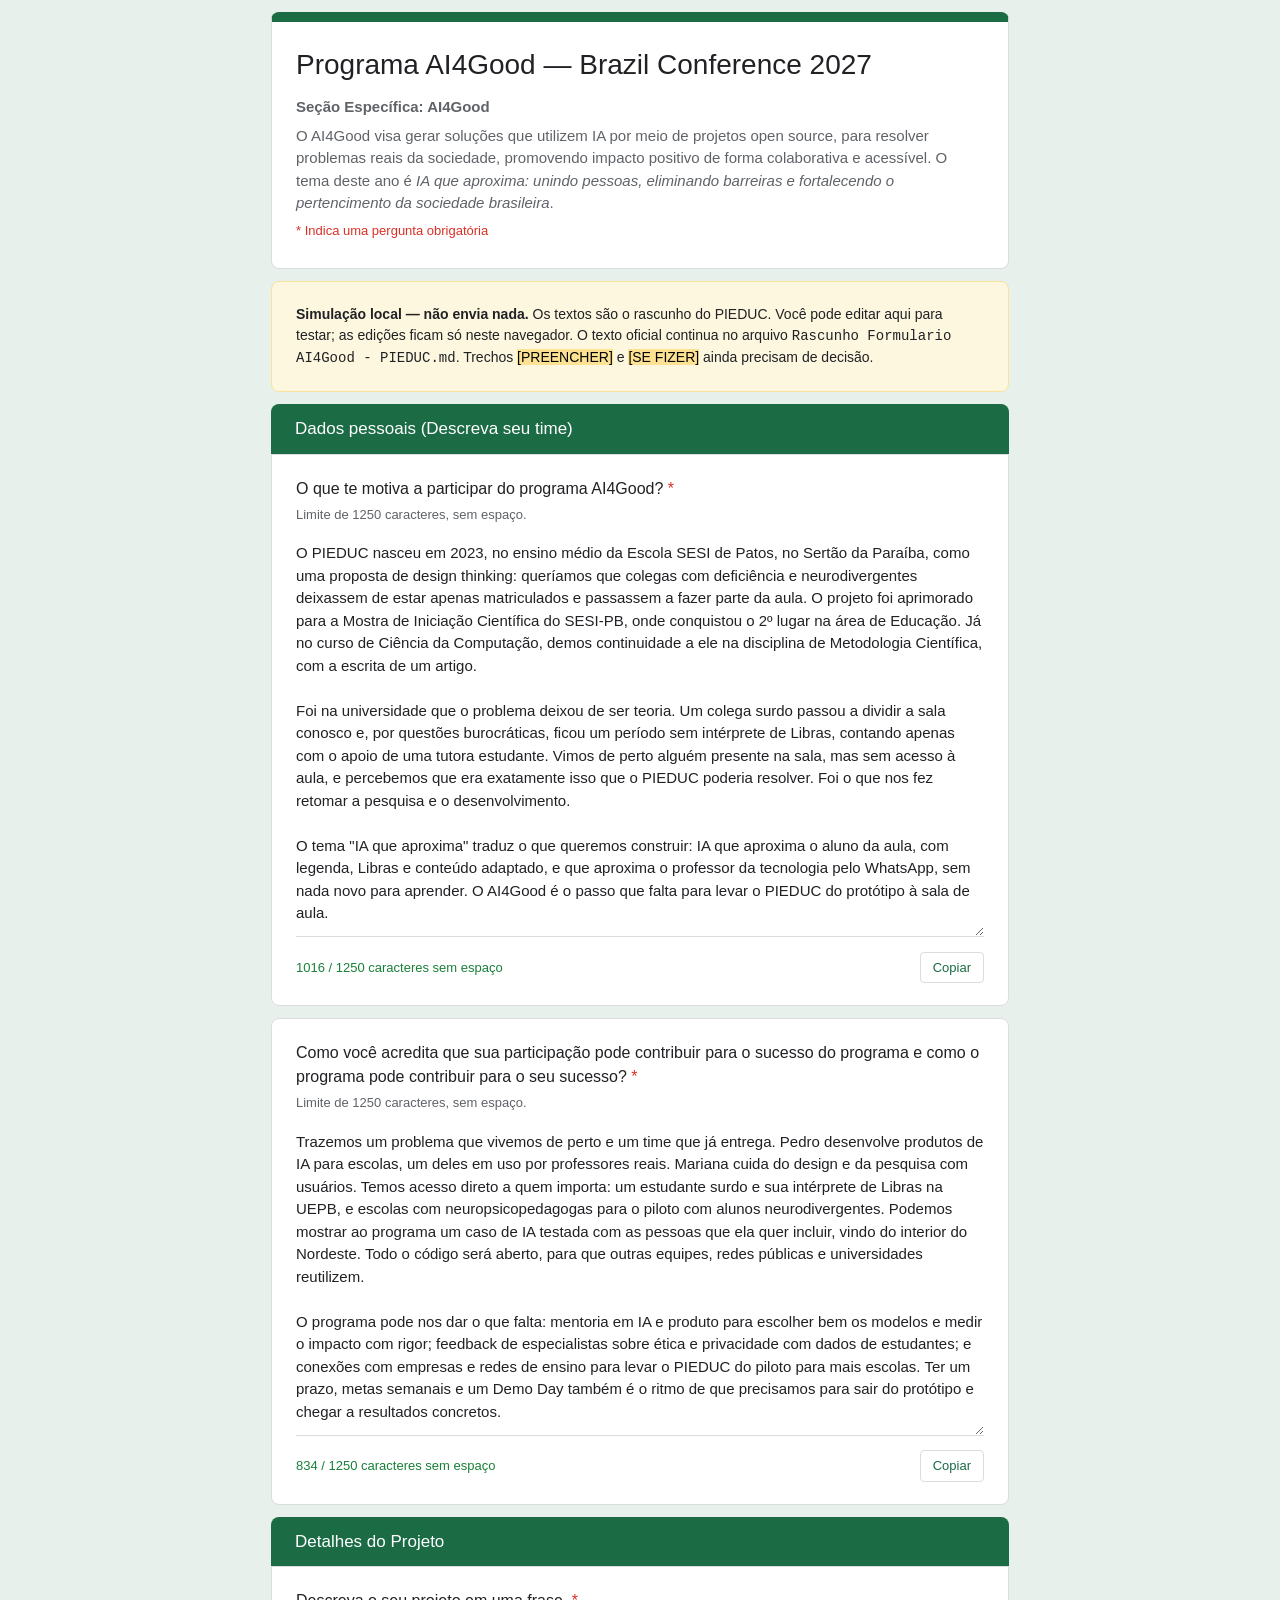
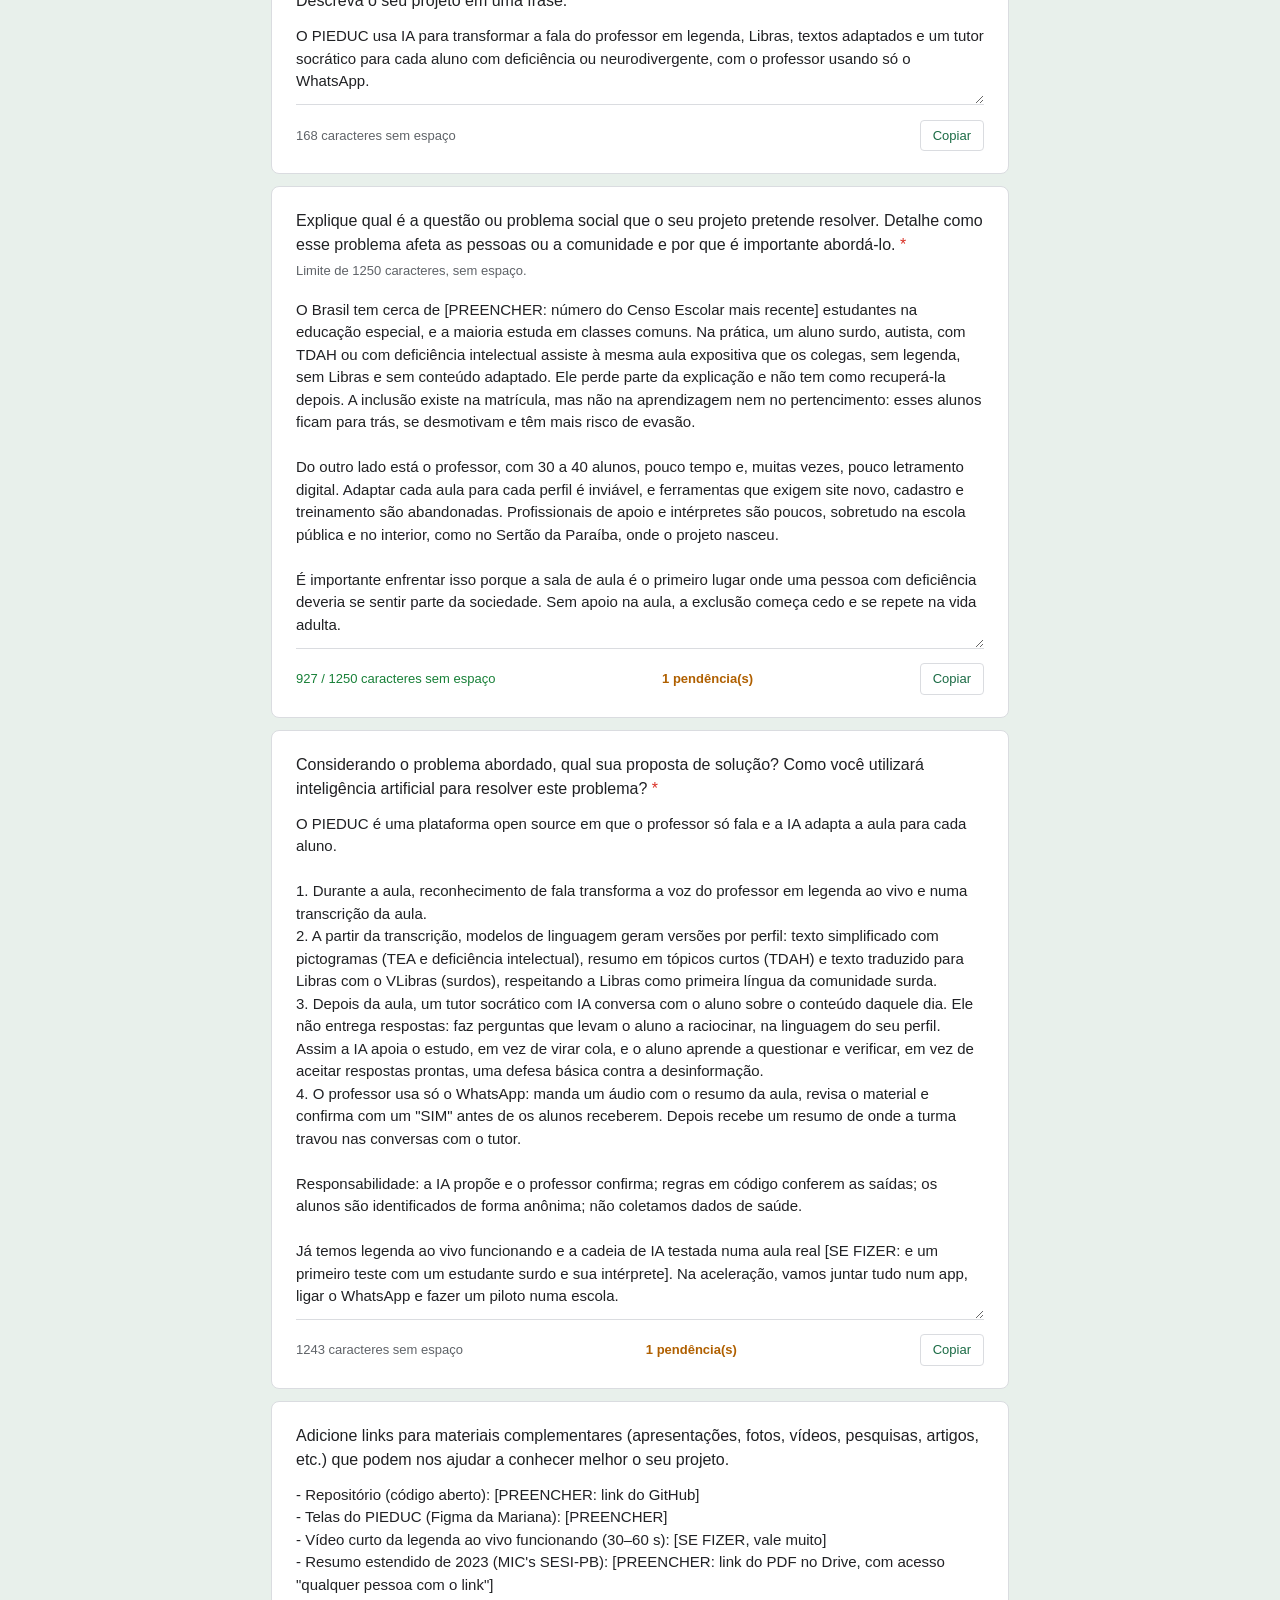
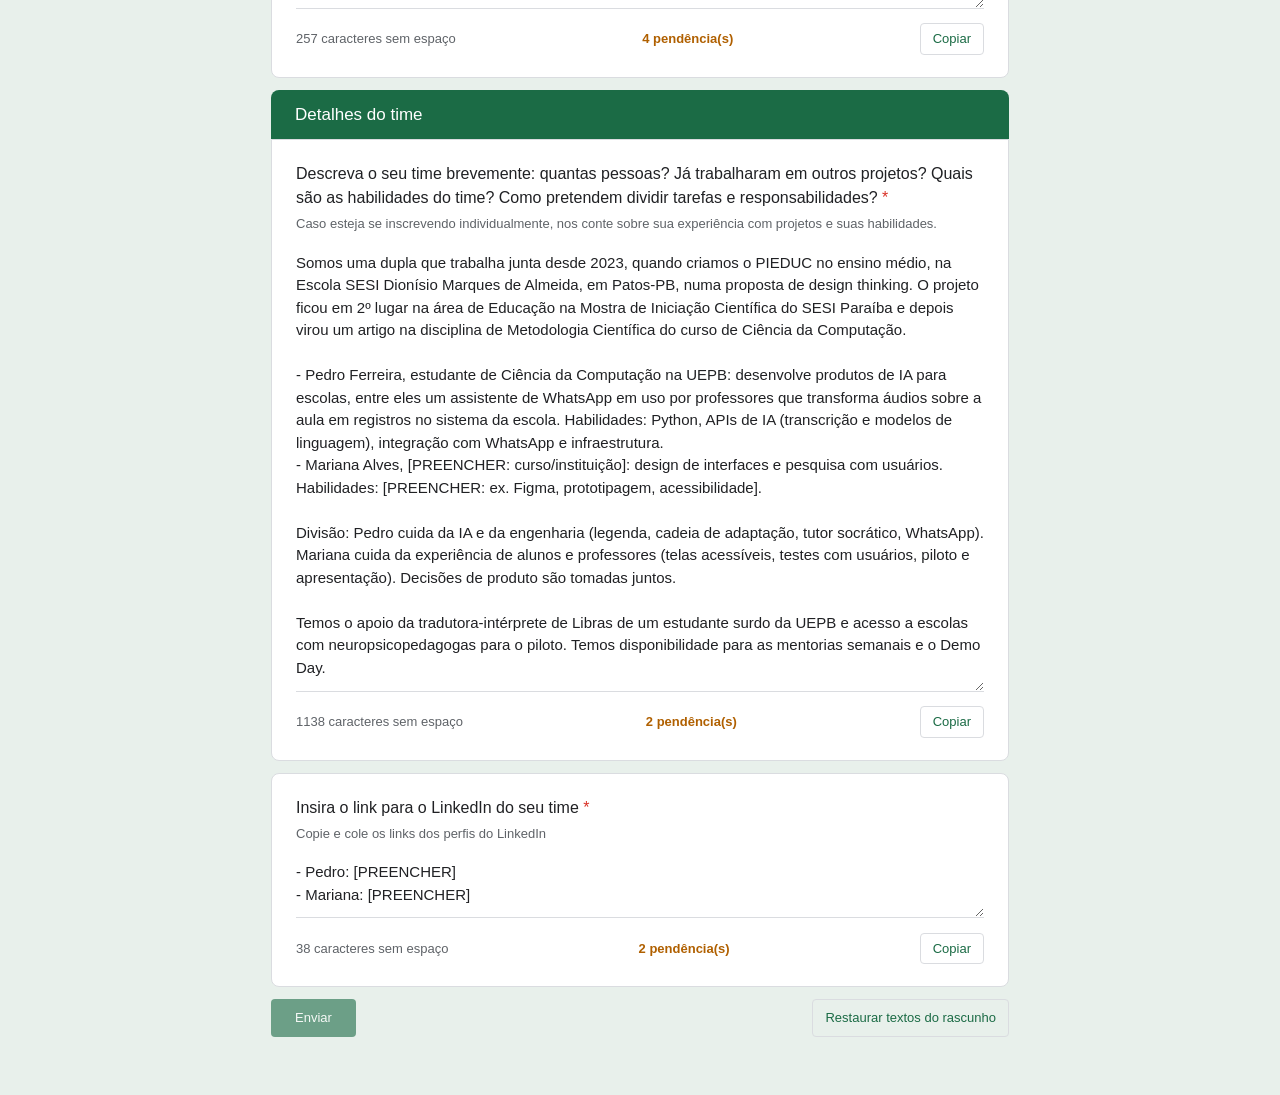
<file: Simulacao Formulario - PIEDUC.html>
<!doctype html>
<html lang="pt-BR">
<head>
<meta charset="utf-8">
<meta name="viewport" content="width=device-width, initial-scale=1">
<title>Simulação do formulário — PIEDUC</title>
<style>
  :root { --roxo:#1b6b45; --fundo:#e8f0eb; --card:#fff; --texto:#202124; --sub:#5f6368; --borda:#dadce0; --erro:#d93025; --ok:#188038; --pend:#fef7e0; }
  * { box-sizing:border-box; }
  body { margin:0; background:var(--fundo); color:var(--texto); font:15px/1.5 Roboto, Arial, sans-serif; }
  .wrap { max-width:770px; margin:12px auto 60px; padding:0 16px; }
  .card { background:var(--card); border:1px solid var(--borda); border-radius:8px; padding:22px 24px; margin-bottom:12px; }
  .topo { border-top:10px solid var(--roxo); }
  .topo h1 { font-size:28px; font-weight:400; margin:0 0 10px; }
  .topo p { margin:6px 0; color:var(--sub); }
  .aviso { background:var(--pend); border-color:#f9e29c; font-size:14px; }
  .secao { background:var(--roxo); color:#fff; border:none; padding:12px 24px; font-size:17px; border-radius:8px 8px 0 0; margin-bottom:0; }
  .secao + .card { border-top-left-radius:0; border-top-right-radius:0; }
  .q { font-size:16px; margin:0 0 4px; }
  .q .ast { color:var(--erro); }
  .ajuda { color:var(--sub); font-size:13px; margin:0 0 10px; }
  textarea { width:100%; border:none; border-bottom:1px solid var(--borda); font:inherit; padding:8px 0; resize:vertical; min-height:60px; outline:none; background:transparent; color:inherit; }
  textarea:focus { border-bottom:2px solid var(--roxo); }
  .rodape { display:flex; justify-content:space-between; align-items:center; gap:12px; margin-top:8px; font-size:13px; color:var(--sub); flex-wrap:wrap; }
  .cont.estourou { color:var(--erro); font-weight:bold; }
  .cont.ok { color:var(--ok); }
  .pendente { color:#b06000; font-weight:bold; }
  button { background:none; border:1px solid var(--borda); border-radius:4px; padding:5px 12px; font:inherit; font-size:13px; color:var(--roxo); cursor:pointer; }
  button:hover { background:#f1f3f4; }
  .acoes { display:flex; gap:8px; justify-content:space-between; flex-wrap:wrap; }
  .falso { background:var(--roxo); color:#fff; border:none; padding:9px 24px; cursor:not-allowed; opacity:.6; }
  mark { background:#fde293; }
</style>
</head>
<body>
<div class="wrap">
  <div class="card topo">
    <h1>Programa AI4Good — Brazil Conference 2027</h1>
    <p><strong>Seção Específica: AI4Good</strong></p>
    <p>O AI4Good visa gerar soluções que utilizem IA por meio de projetos open source, para resolver problemas reais da sociedade, promovendo impacto positivo de forma colaborativa e acessível. O tema deste ano é <em>IA que aproxima: unindo pessoas, eliminando barreiras e fortalecendo o pertencimento da sociedade brasileira</em>.</p>
    <p style="color:var(--erro);font-size:13px">* Indica uma pergunta obrigatória</p>
  </div>
  <div class="card aviso">
    <strong>Simulação local — não envia nada.</strong> Os textos são o rascunho do PIEDUC. Você pode editar aqui para testar; as edições ficam só neste navegador. O texto oficial continua no arquivo <code>Rascunho Formulario AI4Good - PIEDUC.md</code>.
    Trechos <mark>[PREENCHER]</mark> e <mark>[SE FIZER]</mark> ainda precisam de decisão.
  </div>
  <div id="campos"></div>
  <div class="acoes">
    <button class="falso" disabled>Enviar</button>
    <button id="restaurar">Restaurar textos do rascunho</button>
  </div>
</div>
<script>
const CAMPOS = [{"secao": "Dados pessoais (Descreva seu time)"}, {"q": "O que te motiva a participar do programa AI4Good?", "obrig": true, "limite": 1250, "texto": "O PIEDUC nasceu em 2023, no ensino médio da Escola SESI de Patos, no Sertão da Paraíba, como uma proposta de design thinking: queríamos que colegas com deficiência e neurodivergentes deixassem de estar apenas matriculados e passassem a fazer parte da aula. O projeto foi aprimorado para a Mostra de Iniciação Científica do SESI-PB, onde conquistou o 2º lugar na área de Educação. Já no curso de Ciência da Computação, demos continuidade a ele na disciplina de Metodologia Científica, com a escrita de um artigo.\n\nFoi na universidade que o problema deixou de ser teoria. Um colega surdo passou a dividir a sala conosco e, por questões burocráticas, ficou um período sem intérprete de Libras, contando apenas com o apoio de uma tutora estudante. Vimos de perto alguém presente na sala, mas sem acesso à aula, e percebemos que era exatamente isso que o PIEDUC poderia resolver. Foi o que nos fez retomar a pesquisa e o desenvolvimento.\n\nO tema \"IA que aproxima\" traduz o que queremos construir: IA que aproxima o aluno da aula, com legenda, Libras e conteúdo adaptado, e que aproxima o professor da tecnologia pelo WhatsApp, sem nada novo para aprender. O AI4Good é o passo que falta para levar o PIEDUC do protótipo à sala de aula."}, {"q": "Como você acredita que sua participação pode contribuir para o sucesso do programa e como o programa pode contribuir para o seu sucesso?", "obrig": true, "limite": 1250, "texto": "Trazemos um problema que vivemos de perto e um time que já entrega. Pedro desenvolve produtos de IA para escolas, um deles em uso por professores reais. Mariana cuida do design e da pesquisa com usuários. Temos acesso direto a quem importa: um estudante surdo e sua intérprete de Libras na UEPB, e escolas com neuropsicopedagogas para o piloto com alunos neurodivergentes. Podemos mostrar ao programa um caso de IA testada com as pessoas que ela quer incluir, vindo do interior do Nordeste. Todo o código será aberto, para que outras equipes, redes públicas e universidades reutilizem.\n\nO programa pode nos dar o que falta: mentoria em IA e produto para escolher bem os modelos e medir o impacto com rigor; feedback de especialistas sobre ética e privacidade com dados de estudantes; e conexões com empresas e redes de ensino para levar o PIEDUC do piloto para mais escolas. Ter um prazo, metas semanais e um Demo Day também é o ritmo de que precisamos para sair do protótipo e chegar a resultados concretos."}, {"secao": "Detalhes do Projeto"}, {"q": "Descreva o seu projeto em uma frase.", "obrig": true, "texto": "O PIEDUC usa IA para transformar a fala do professor em legenda, Libras, textos adaptados e um tutor socrático para cada aluno com deficiência ou neurodivergente, com o professor usando só o WhatsApp."}, {"q": "Explique qual é a questão ou problema social que o seu projeto pretende resolver. Detalhe como esse problema afeta as pessoas ou a comunidade e por que é importante abordá-lo.", "obrig": true, "limite": 1250, "texto": "O Brasil tem cerca de [PREENCHER: número do Censo Escolar mais recente] estudantes na educação especial, e a maioria estuda em classes comuns. Na prática, um aluno surdo, autista, com TDAH ou com deficiência intelectual assiste à mesma aula expositiva que os colegas, sem legenda, sem Libras e sem conteúdo adaptado. Ele perde parte da explicação e não tem como recuperá-la depois. A inclusão existe na matrícula, mas não na aprendizagem nem no pertencimento: esses alunos ficam para trás, se desmotivam e têm mais risco de evasão.\n\nDo outro lado está o professor, com 30 a 40 alunos, pouco tempo e, muitas vezes, pouco letramento digital. Adaptar cada aula para cada perfil é inviável, e ferramentas que exigem site novo, cadastro e treinamento são abandonadas. Profissionais de apoio e intérpretes são poucos, sobretudo na escola pública e no interior, como no Sertão da Paraíba, onde o projeto nasceu.\n\nÉ importante enfrentar isso porque a sala de aula é o primeiro lugar onde uma pessoa com deficiência deveria se sentir parte da sociedade. Sem apoio na aula, a exclusão começa cedo e se repete na vida adulta."}, {"q": "Considerando o problema abordado, qual sua proposta de solução? Como você utilizará inteligência artificial para resolver este problema?", "obrig": true, "texto": "O PIEDUC é uma plataforma open source em que o professor só fala e a IA adapta a aula para cada aluno.\n\n1. Durante a aula, reconhecimento de fala transforma a voz do professor em legenda ao vivo e numa transcrição da aula.\n2. A partir da transcrição, modelos de linguagem geram versões por perfil: texto simplificado com pictogramas (TEA e deficiência intelectual), resumo em tópicos curtos (TDAH) e texto traduzido para Libras com o VLibras (surdos), respeitando a Libras como primeira língua da comunidade surda.\n3. Depois da aula, um tutor socrático com IA conversa com o aluno sobre o conteúdo daquele dia. Ele não entrega respostas: faz perguntas que levam o aluno a raciocinar, na linguagem do seu perfil. Assim a IA apoia o estudo, em vez de virar cola, e o aluno aprende a questionar e verificar, em vez de aceitar respostas prontas, uma defesa básica contra a desinformação.\n4. O professor usa só o WhatsApp: manda um áudio com o resumo da aula, revisa o material e confirma com um \"SIM\" antes de os alunos receberem. Depois recebe um resumo de onde a turma travou nas conversas com o tutor.\n\nResponsabilidade: a IA propõe e o professor confirma; regras em código conferem as saídas; os alunos são identificados de forma anônima; não coletamos dados de saúde.\n\nJá temos legenda ao vivo funcionando e a cadeia de IA testada numa aula real [SE FIZER: e um primeiro teste com um estudante surdo e sua intérprete]. Na aceleração, vamos juntar tudo num app, ligar o WhatsApp e fazer um piloto numa escola."}, {"q": "Adicione links para materiais complementares (apresentações, fotos, vídeos, pesquisas, artigos, etc.) que podem nos ajudar a conhecer melhor o seu projeto.", "obrig": false, "texto": "- Repositório (código aberto): [PREENCHER: link do GitHub]\n- Telas do PIEDUC (Figma da Mariana): [PREENCHER]\n- Vídeo curto da legenda ao vivo funcionando (30–60 s): [SE FIZER, vale muito]\n- Resumo estendido de 2023 (MIC's SESI-PB): [PREENCHER: link do PDF no Drive, com acesso \"qualquer pessoa com o link\"]"}, {"secao": "Detalhes do time"}, {"q": "Descreva o seu time brevemente: quantas pessoas? Já trabalharam em outros projetos? Quais são as habilidades do time? Como pretendem dividir tarefas e responsabilidades?", "obrig": true, "ajuda": "Caso esteja se inscrevendo individualmente, nos conte sobre sua experiência com projetos e suas habilidades.", "texto": "Somos uma dupla que trabalha junta desde 2023, quando criamos o PIEDUC no ensino médio, na Escola SESI Dionísio Marques de Almeida, em Patos-PB, numa proposta de design thinking. O projeto ficou em 2º lugar na área de Educação na Mostra de Iniciação Científica do SESI Paraíba e depois virou um artigo na disciplina de Metodologia Científica do curso de Ciência da Computação.\n\n- Pedro Ferreira, estudante de Ciência da Computação na UEPB: desenvolve produtos de IA para escolas, entre eles um assistente de WhatsApp em uso por professores que transforma áudios sobre a aula em registros no sistema da escola. Habilidades: Python, APIs de IA (transcrição e modelos de linguagem), integração com WhatsApp e infraestrutura.\n- Mariana Alves, [PREENCHER: curso/instituição]: design de interfaces e pesquisa com usuários. Habilidades: [PREENCHER: ex. Figma, prototipagem, acessibilidade].\n\nDivisão: Pedro cuida da IA e da engenharia (legenda, cadeia de adaptação, tutor socrático, WhatsApp). Mariana cuida da experiência de alunos e professores (telas acessíveis, testes com usuários, piloto e apresentação). Decisões de produto são tomadas juntos.\n\nTemos o apoio da tradutora-intérprete de Libras de um estudante surdo da UEPB e acesso a escolas com neuropsicopedagogas para o piloto. Temos disponibilidade para as mentorias semanais e o Demo Day."}, {"q": "Insira o link para o LinkedIn do seu time", "obrig": true, "ajuda": "Copie e cole os links dos perfis do LinkedIn", "texto": "- Pedro: [PREENCHER]\n- Mariana: [PREENCHER]"}];
const CHAVE = "pieduc-form-sim-v1";
let salvos = {};
try { salvos = JSON.parse(localStorage.getItem(CHAVE) || "{}"); } catch (e) { salvos = {}; }

const raiz = document.getElementById("campos");
let i = 0;
for (const c of CAMPOS) {
  if (c.secao) {
    const s = document.createElement("div");
    s.className = "card secao"; s.textContent = c.secao;
    raiz.appendChild(s); continue;
  }
  const id = "c" + (i++);
  const card = document.createElement("div");
  card.className = "card";
  card.innerHTML = `<p class="q"></p>${c.ajuda ? '<p class="ajuda"></p>' : ""}${c.limite ? '<p class="ajuda">Limite de ' + c.limite + ' caracteres, sem espaço.</p>' : ""}
    <textarea></textarea>
    <div class="rodape"><span class="cont"></span><span class="pend"></span><button>Copiar</button></div>`;
  card.querySelector(".q").innerHTML = "";
  card.querySelector(".q").append(c.q);
  if (c.obrig) { const a = document.createElement("span"); a.className = "ast"; a.textContent = " *"; card.querySelector(".q").append(a); }
  if (c.ajuda) card.querySelector(".ajuda").textContent = c.ajuda;
  const ta = card.querySelector("textarea");
  ta.value = salvos[id] ?? c.texto;
  const cont = card.querySelector(".cont"), pend = card.querySelector(".pend");
  const atualizar = () => {
    const n = ta.value.replace(/\s/g, "").length;
    cont.textContent = c.limite ? `${n} / ${c.limite} caracteres sem espaço` : `${n} caracteres sem espaço`;
    cont.className = "cont " + (c.limite ? (n > c.limite ? "estourou" : "ok") : "");
    const p = (ta.value.match(/\[(PREENCHER|SE FIZER)[^\]]*\]/g) || []).length;
    pend.textContent = p ? `${p} pendência(s)` : "";
    pend.className = p ? "pendente" : "";
    ta.style.height = "auto"; ta.style.height = (ta.scrollHeight + 4) + "px";
  };
  ta.addEventListener("input", () => {
    atualizar();
    salvos[id] = ta.value;
    try { localStorage.setItem(CHAVE, JSON.stringify(salvos)); } catch (e) {}
  });
  card.querySelector("button").addEventListener("click", async (ev) => {
    try { await navigator.clipboard.writeText(ta.value); ev.target.textContent = "Copiado!"; }
    catch (e) { ta.select(); document.execCommand("copy"); ev.target.textContent = "Copiado!"; }
    setTimeout(() => ev.target.textContent = "Copiar", 1500);
  });
  raiz.appendChild(card);
  requestAnimationFrame(atualizar);
}
document.getElementById("restaurar").addEventListener("click", () => {
  try { localStorage.removeItem(CHAVE); } catch (e) {}
  location.reload();
});
</script>
</body>
</html>
</file>
